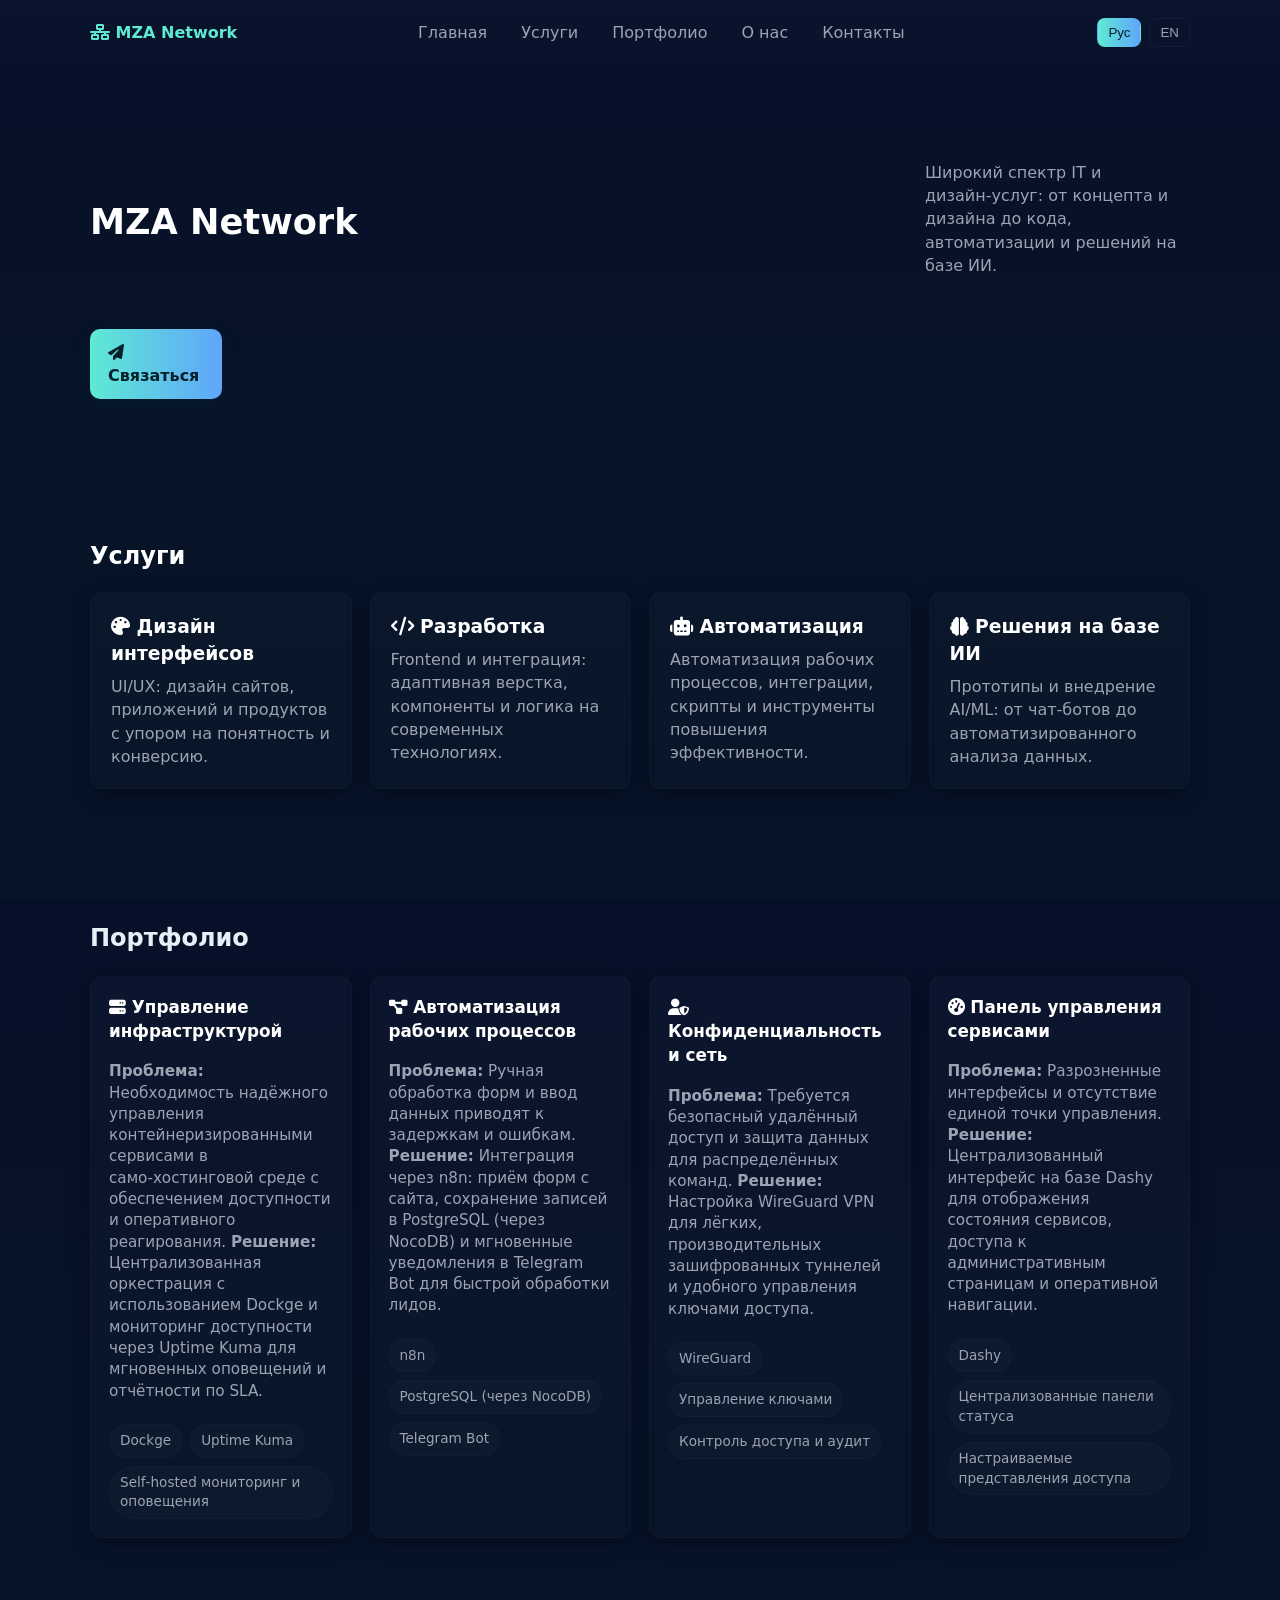
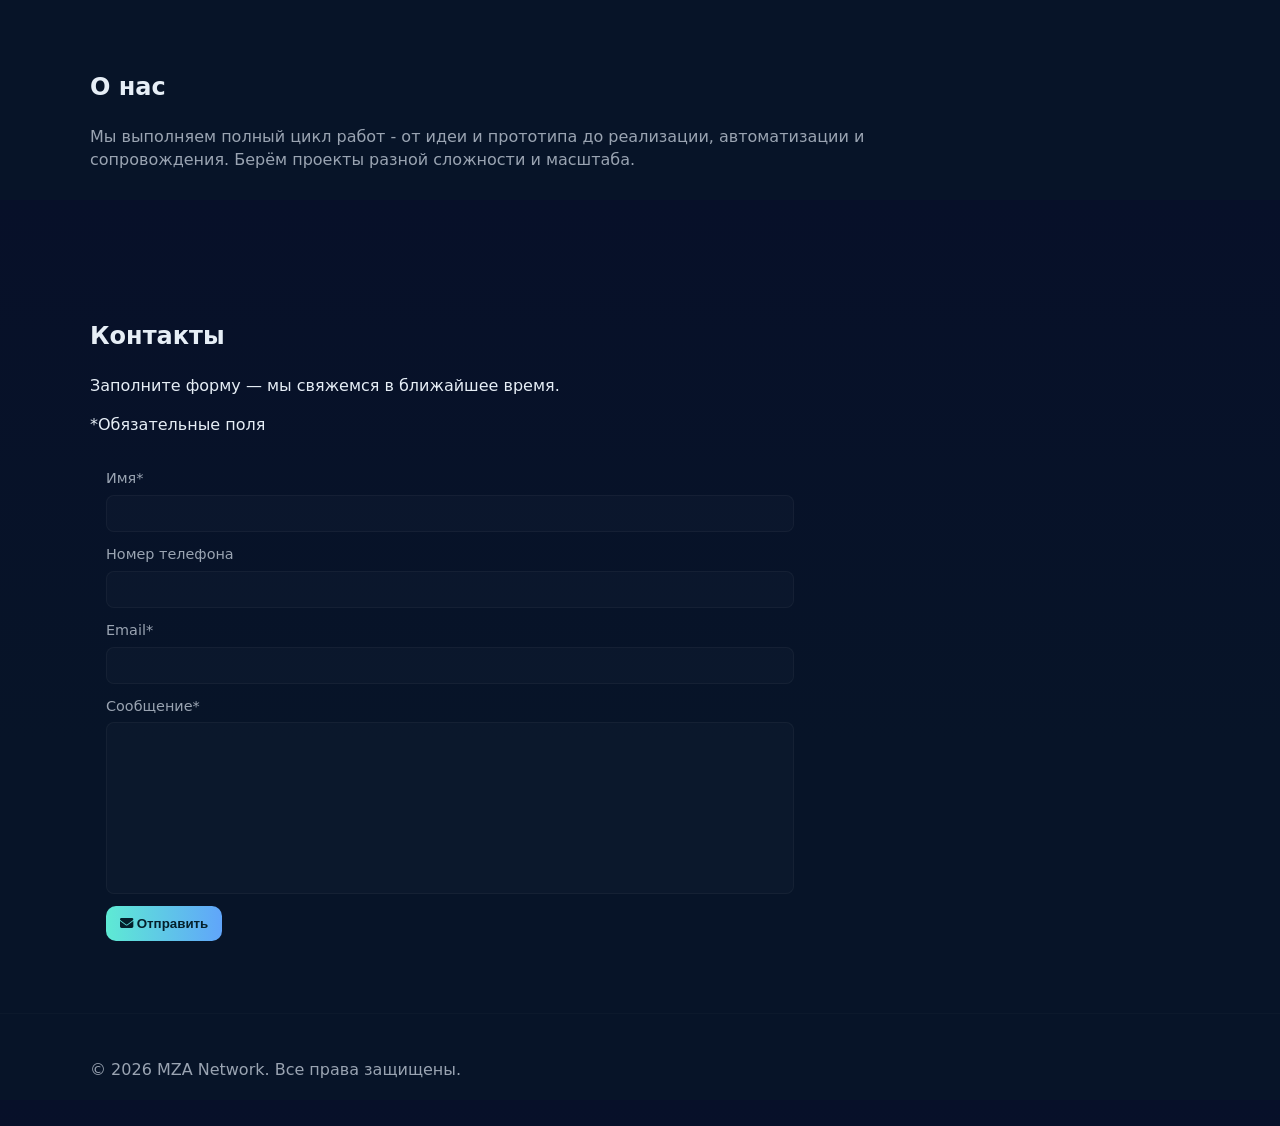
<file: index.html>
<!doctype html>
<html lang="ru">
<head>
  <meta charset="utf-8">
  <meta name="viewport" content="width=device-width, initial-scale=1">
  <title>MZA Network</title>
  <link rel="stylesheet" href="https://cdnjs.cloudflare.com/ajax/libs/font-awesome/6.4.0/css/all.min.css">
  <link rel="stylesheet" href="css/style.css">
</head>
<body>
  <header>
    <div class="container">
      <a class="logo" href="#home"><i class="fas fa-network-wired"></i> MZA Network</a>
      <nav>
        <ul>
          <li><a href="#home">Главная</a></li>
          <li><a href="#services">Услуги</a></li>
          <li><a href="#portfolio">Портфолио</a></li>
          <li><a href="#about">О нас</a></li>
          <li><a href="#contacts">Контакты</a></li>
        </ul>
      </nav>
      <div class="lang-switch">
        <button id="langRu" class="active" title="Русский">Рус</button>
        <button id="langEn" title="English">EN</button>
      </div>
    </div>
  </header>

  <main>
    <section id="home" class="hero">
      <div class="container">
        <h1>MZA Network</h1>
        <p>Широкий спектр IT и дизайн‑услуг: от концепта и дизайна до кода, автоматизации и решений на базе ИИ.</p>
        <a class="cta" href="#contacts"><i class="fas fa-paper-plane"></i> Связаться</a>
      </div>
    </section>

    <section id="services" class="services container">
      <h2>Услуги</h2>
      <div class="grid services-grid">
        <article class="card">
          <h3><i class="fas fa-palette"></i> Дизайн интерфейсов</h3>
          <p>UI/UX: дизайн сайтов, приложений и продуктов с упором на понятность и конверсию.</p>
        </article>
        <article class="card">
          <h3><i class="fas fa-code"></i> Разработка</h3>
          <p>Frontend и интеграция: адаптивная верстка, компоненты и логика на современных технологиях.</p>
        </article>
        <article class="card">
          <h3><i class="fas fa-robot"></i> Автоматизация</h3>
          <p>Автоматизация рабочих процессов, интеграции, скрипты и инструменты повышения эффективности.</p>
        </article>
        <article class="card">
          <h3><i class="fas fa-brain"></i> Решения на базе ИИ</h3>
          <p>Прототипы и внедрение AI/ML: от чат‑ботов до автоматизированного анализа данных.</p>
        </article>
      </div>
    </section>

    <section id="portfolio" class="portfolio container">
      <h2>Портфолио</h2>
      <div class="grid portfolio-grid">
        <article class="card portfolio-card">
          <h3><i class="fas fa-server"></i> Управление инфраструктурой</h3>
          <p class="ps"><strong>Проблема:</strong> Необходимость надёжного управления контейнеризированными сервисами в само‑хостинговой среде с обеспечением доступности и оперативного реагирования. <strong>Решение:</strong> Централизованная оркестрация с использованием Dockge и мониторинг доступности через Uptime Kuma для мгновенных оповещений и отчётности по SLA.</p>
          <ul class="tech-list">
            <li>Dockge</li>
            <li>Uptime Kuma</li>
            <li>Self‑hosted мониторинг и оповещения</li>
          </ul>
        </article>

        <article class="card portfolio-card">
          <h3><i class="fas fa-project-diagram"></i> Автоматизация рабочих процессов</h3>
          <p class="ps"><strong>Проблема:</strong> Ручная обработка форм и ввод данных приводят к задержкам и ошибкам. <strong>Решение:</strong> Интеграция через n8n: приём форм с сайта, сохранение записей в PostgreSQL (через NocoDB) и мгновенные уведомления в Telegram Bot для быстрой обработки лидов.</p>
          <ul class="tech-list">
            <li>n8n</li>
            <li>PostgreSQL (через NocoDB)</li>
            <li>Telegram Bot</li>
          </ul>
        </article>

        <article class="card portfolio-card">
          <h3><i class="fas fa-user-shield"></i> Конфиденциальность и сеть</h3>
          <p class="ps"><strong>Проблема:</strong> Требуется безопасный удалённый доступ и защита данных для распределённых команд. <strong>Решение:</strong> Настройка WireGuard VPN для лёгких, производительных зашифрованных туннелей и удобного управления ключами доступа.</p>
          <ul class="tech-list">
            <li>WireGuard</li>
            <li>Управление ключами</li>
            <li>Контроль доступа и аудит</li>
          </ul>
        </article>

        <article class="card portfolio-card">
          <h3><i class="fas fa-tachometer-alt"></i> Панель управления сервисами</h3>
          <p class="ps"><strong>Проблема:</strong> Разрозненные интерфейсы и отсутствие единой точки управления. <strong>Решение:</strong> Централизованный интерфейс на базе Dashy для отображения состояния сервисов, доступа к административным страницам и оперативной навигации.</p>
          <ul class="tech-list">
            <li>Dashy</li>
            <li>Централизованные панели статуса</li>
            <li>Настраиваемые представления доступа</li>
          </ul>
        </article>
      </div>
    </section>

    <section id="about" class="about container">
      <h2>О нас</h2>
      <p>Мы выполняем полный цикл работ - от идеи и прототипа до реализации, автоматизации и сопровождения. Берём проекты разной сложности и масштаба.</p>
    </section>

    <section id="contacts" class="contacts container">
      <h2>Контакты</h2>
      <p>Заполните форму — мы свяжемся в ближайшее время.</p>
      <p>*Обязательные поля</p>
      <form id="contactForm" action="https://n8n.mzanetwork.com/webhook/form-contact" method="POST">
        <div class="form-row">
          <label for="name">Имя*</label>
          <input id="name" name="name" type="text" required>
        </div>
        <div class="form-row">
          <label for="name">Номер телефона</label>
          <input id="phone" name="phone" type="text">
        </div>
        <div class="form-row">
          <label for="email">Email*</label>
          <input id="email" name="email" type="email" required>
        </div>
        <div class="form-row">
          <label for="message">Сообщение*</label>
          <textarea style="resize: none;" id="message" name="message" rows="10" cols="50" required></textarea>
        </div>
        <input type="hidden" id="g-recaptcha-response" name="g-recaptcha-response">
        <button type="submit"><i class="fas fa-envelope"></i> Отправить</button>
      </form>
    </section>
  </main>

  <footer>
    <div class="container">
      <p>© 2026 MZA Network. Все права защищены.</p>
    </div>
  </footer>

  <script>
    window.onRecaptchaLoad = function() {
      window.recaptchaReady = true;
      console.log('reCAPTCHA loaded');
    };
  </script>
  <script>
    (function(){
      var btnRu = document.getElementById('langRu');
      var btnEn = document.getElementById('langEn');
      var navUl = document.querySelector('header nav ul');
      var heroCont = document.querySelector('#home .container');
      var servicesGrid = document.querySelector('.services-grid');
      var portfolioGrid = document.querySelector('#portfolio .portfolio-grid');
      var aboutP = document.querySelector('.about p');
      var contactsSection = document.querySelector('.contacts');
      var footerP = document.querySelector('footer .container p');
      var formAction = contactsSection.querySelector('form')?.getAttribute('action') || '';

      var translations = { en: {} , ru: {} };
      var servicesH2 = document.querySelector('#services h2');
      var portfolioH2 = document.querySelector('#portfolio h2');
      var aboutH2 = document.querySelector('#about h2');
      
      translations.ru.nav = navUl.innerHTML;
      translations.ru.hero = heroCont.innerHTML;
      translations.ru.services = servicesGrid.innerHTML;
      translations.ru.portfolio = portfolioGrid.innerHTML;
      translations.ru.about = aboutP.innerHTML;
      // preserve Russian section headings
      translations.ru.headings = {
        services: servicesH2 ? servicesH2.innerText : 'Услуги',
        portfolio: portfolioH2 ? portfolioH2.innerText : 'Портфолио',
        about: aboutH2 ? aboutH2.innerText : 'О нас'
      };
      var ruContactsHtml = contactsSection.innerHTML;
      translations.ru.contacts = function(action){ return ruContactsHtml.replace(/action="[^"]*"/, 'action="'+action+'"'); };
      translations.ru.footer = footerP.innerText;
 
      translations.en.nav = '<li><a href="#home">Home</a></li><li><a href="#services">Services</a></li><li><a href="#portfolio">Portfolio</a></li><li><a href="#about">About</a></li><li><a href="#contacts">Contacts</a></li>';

      translations.en.hero = '<h1>MZA Network</h1><p>Comprehensive IT and design services: from concept and design to code, automation and AI-driven solutions.</p><a class="cta" href="#contacts"><i class="fas fa-paper-plane"></i> Contact</a>';

      translations.en.services = '<article class="card"><h3><i class="fas fa-palette"></i> Interface Design</h3><p>UI/UX design for websites, applications and products focused on clarity and conversion.</p></article><article class="card"><h3><i class="fas fa-code"></i> Development</h3><p>Frontend and integration: responsive implementations and components built with modern technologies.</p></article><article class="card"><h3><i class="fas fa-robot"></i> Automation</h3><p>Workflow automation, integrations, and scripts to increase operational efficiency.</p></article><article class="card"><h3><i class="fas fa-brain"></i> AI Solutions</h3><p>AI/ML prototyping and deployment: from chatbots to automated data analysis.</p></article>';

      translations.en.portfolio = '<article class="card portfolio-card"><h3><i class="fas fa-server"></i> Infrastructure Management</h3><p class="ps"><strong>Problem:</strong> Managing containerised services reliably across self-hosted environments while maintaining high availability and fast incident response. <strong>Solution:</strong> Centralised container orchestration with Dockge and continuous uptime monitoring via Uptime Kuma to provide automated alerting and SLA visibility.</p><ul class="tech-list"><li>Dockge</li><li>Uptime Kuma</li><li>Self-hosted monitoring & alerts</li></ul></article><article class="card portfolio-card"><h3><i class="fas fa-project-diagram"></i> Workflow Automation</h3><p class="ps"><strong>Problem:</strong> Manual form handling and data entry causing latency and error. <strong>Solution:</strong> Integrated n8n workflows that ingest website form submissions, persist structured records in PostgreSQL (exposed via NocoDB) and dispatch instant Telegram Bot notifications for rapid follow-up.</p><ul class="tech-list"><li>n8n</li><li>PostgreSQL (via NocoDB)</li><li>Telegram Bot notifications</li></ul></article><article class="card portfolio-card"><h3><i class="fas fa-user-shield"></i> Privacy & Networking</h3><p class="ps"><strong>Problem:</strong> Secure remote access and data confidentiality for distributed teams. <strong>Solution:</strong> Custom WireGuard VPN deployment offering lightweight, high-performance encrypted tunnels and straightforward key management for remote access and inter-service connectivity.</p><ul class="tech-list"><li>WireGuard</li><li>Private key management</li><li>Access control and auditability</li></ul></article><article class="card portfolio-card"><h3><i class="fas fa-tachometer-alt"></i> Service Dashboard</h3><p class="ps"><strong>Problem:</strong> Fragmented service status and admin interfaces across multiple tools. <strong>Solution:</strong> Centralised management UI using Dashy to surface service health, links, and operational controls in a single, lightweight dashboard.</p><ul class="tech-list"><li>Dashy</li><li>Centralised links & status panels</li><li>Customisable access views</li></ul></article>';

      translations.en.about = 'We deliver end-to-end work - from idea and prototype to implementation, automation and support. We accept projects of varying complexity and scale.';

      translations.en.contacts = function(action){ return '<h2>Contacts</h2><p>Fill the form and we will get back to you shortly.</p><p>*Required fields</p><form id="contactForm" action="'+action+'" method="POST"><div class="form-row"><label for="name">Name*</label><input id="name" name="name" type="text" required></div><div class="form-row"><label for="phone">Phone</label><input id="phone" name="phone" type="text"></div><div class="form-row"><label for="email">Email*</label><input id="email" name="email" type="email" required></div><div class="form-row"><label for="message">Message*</label><textarea style="resize: none;" id="message" name="message" rows="10" cols="50" required></textarea></div><input type="hidden" id="g-recaptcha-response" name="g-recaptcha-response"><button type="submit"><i class="fas fa-envelope"></i> Send</button></form>'; };

      translations.en.footer = '© 2026 MZA Network. All rights reserved.';

      function apply(lang){
        var t = translations[lang] || translations.ru;
        navUl.innerHTML = t.nav;
        heroCont.innerHTML = t.hero;
        servicesGrid.innerHTML = t.services;
        portfolioGrid.innerHTML = t.portfolio;
        aboutP.innerHTML = t.about;
        // translate section headings
        if(servicesH2) servicesH2.textContent = (lang==='en') ? 'Services' : translations.ru.headings.services;
        if(portfolioH2) portfolioH2.textContent = (lang==='en') ? 'Portfolio' : translations.ru.headings.portfolio;
        if(aboutH2) aboutH2.textContent = (lang==='en') ? 'About' : translations.ru.headings.about;
        contactsSection.innerHTML = (typeof t.contacts === 'function') ? t.contacts(formAction) : t.contacts;
        footerP.innerText = t.footer;
        document.documentElement.lang = (lang==='en')? 'en' : 'ru';
        try{ localStorage.setItem('lang', lang); }catch(e){}
        if(lang==='en'){
          btnEn.classList.add('active'); btnRu.classList.remove('active');
        } else {
          btnRu.classList.add('active'); btnEn.classList.remove('active');
        }
      }

      btnRu.addEventListener('click', function(){ apply('ru'); });
      btnEn.addEventListener('click', function(){ apply('en'); });

      var init = (function(){ try{ return localStorage.getItem('lang') || 'ru'; }catch(e){ return 'ru'; } })();
      apply(init);
    })();
  </script>
  <script src="https://www.google.com/recaptcha/enterprise.js?render=6LcA7EcsAAAAAHwn5rLB2n9YemqWFU2Vo0Y3sTGL&onload=onRecaptchaLoad"></script>
  <script src="js/main.js"></script>
</body>
</html>
</file>
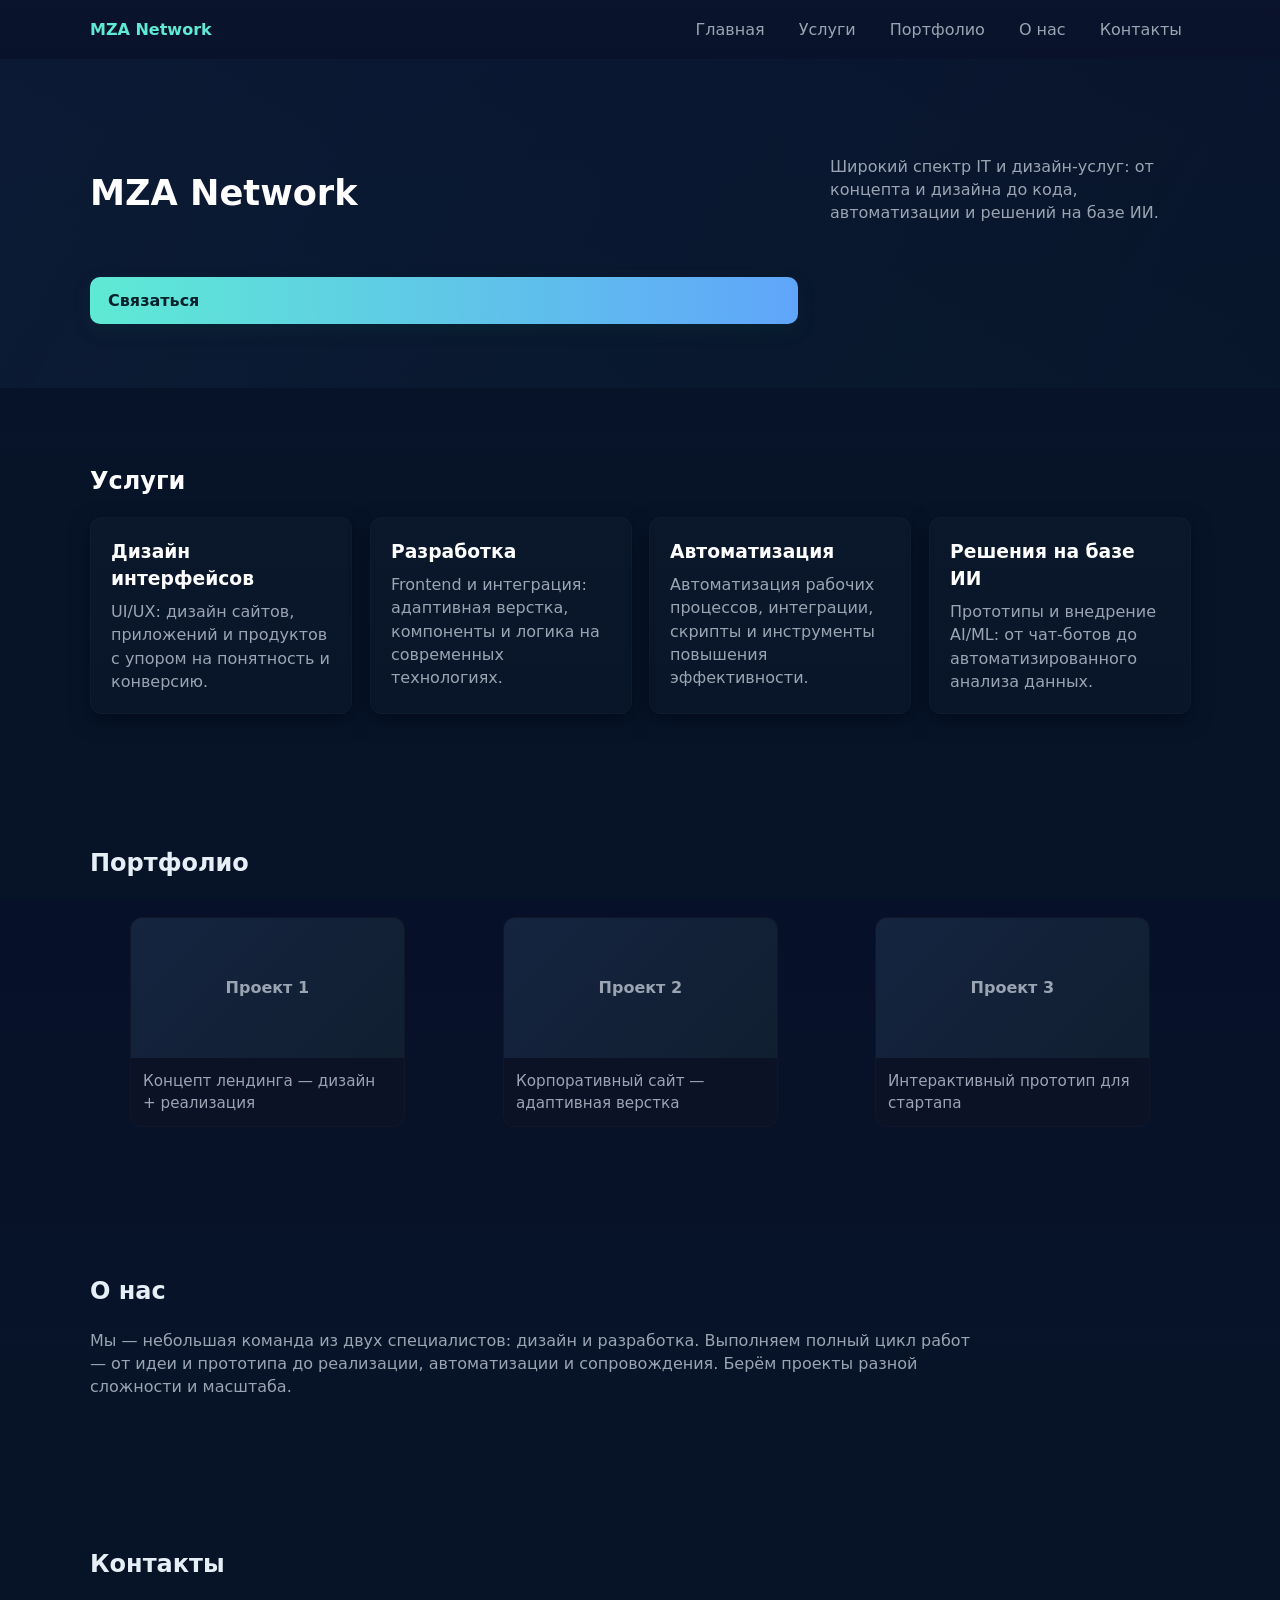
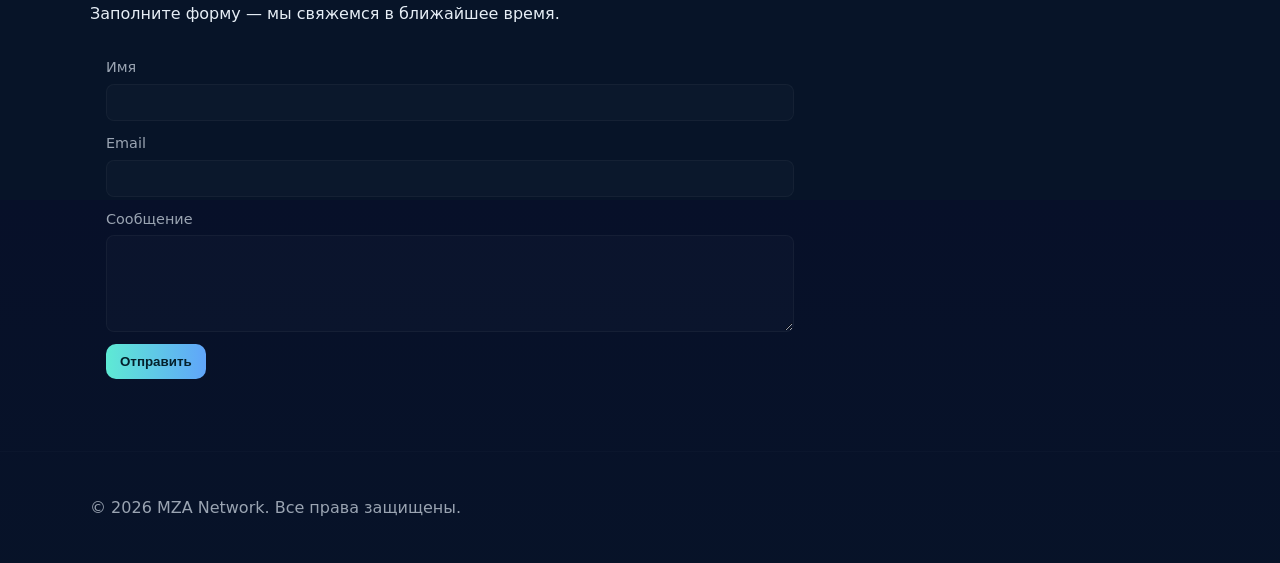
<file: Project/index.html>
<!doctype html>
<html lang="ru">
<head>
  <meta charset="utf-8">
  <meta name="viewport" content="width=device-width, initial-scale=1">
  <title>MZA Network</title>
  <link rel="stylesheet" href="css/style.css">
</head>
<body>
  <header>
    <div class="container">
      <a class="logo" href="#home">MZA Network</a>
      <nav>
        <ul>
          <li><a href="#home">Главная</a></li>
          <li><a href="#services">Услуги</a></li>
          <li><a href="#portfolio">Портфолио</a></li>
          <li><a href="#about">О нас</a></li>
          <li><a href="#contacts">Контакты</a></li>
        </ul>
      </nav>
    </div>
  </header>

  <main>
    <section id="home" class="hero">
      <div class="container">
        <h1>MZA Network</h1>
        <p>Широкий спектр IT и дизайн‑услуг: от концепта и дизайна до кода, автоматизации и решений на базе ИИ.</p>
        <a class="cta" href="#contacts">Связаться</a>
      </div>
    </section>

    <section id="services" class="services container">
      <h2>Услуги</h2>
      <div class="grid services-grid">
        <article class="card">
          <h3>Дизайн интерфейсов</h3>
          <p>UI/UX: дизайн сайтов, приложений и продуктов с упором на понятность и конверсию.</p>
        </article>
        <article class="card">
          <h3>Разработка</h3>
          <p>Frontend и интеграция: адаптивная верстка, компоненты и логика на современных технологиях.</p>
        </article>
        <article class="card">
          <h3>Автоматизация</h3>
          <p>Автоматизация рабочих процессов, интеграции, скрипты и инструменты повышения эффективности.</p>
        </article>
        <article class="card">
          <h3>Решения на базе ИИ</h3>
          <p>Прототипы и внедрение AI/ML: от чат‑ботов до автоматизированного анализа данных.</p>
        </article>
      </div>
    </section>

    <section id="portfolio" class="portfolio container">
      <h2>Портфолио</h2>
      <div class="grid portfolio-grid">
        <figure class="project">
          <div class="thumb">Проект 1</div>
          <figcaption>Концепт лендинга — дизайн + реализация</figcaption>
        </figure>
        <figure class="project">
          <div class="thumb">Проект 2</div>
          <figcaption>Корпоративный сайт — адаптивная верстка</figcaption>
        </figure>
        <figure class="project">
          <div class="thumb">Проект 3</div>
          <figcaption>Интерактивный прототип для стартапа</figcaption>
        </figure>
      </div>
    </section>

    <section id="about" class="about container">
      <h2>О нас</h2>
      <p>Мы — небольшая команда из двух специалистов: дизайн и разработка. Выполняем полный цикл работ — от идеи и прототипа до реализации, автоматизации и сопровождения. Берём проекты разной сложности и масштаба.</p>
    </section>

    <section id="contacts" class="contacts container">
      <h2>Контакты</h2>
      <p>Заполните форму — мы свяжемся в ближайшее время.</p>
      <form action="#" method="post">
        <div class="form-row">
          <label for="name">Имя</label>
          <input id="name" name="name" type="text" required>
        </div>
        <div class="form-row">
          <label for="email">Email</label>
          <input id="email" name="email" type="email" required>
        </div>
        <div class="form-row">
          <label for="message">Сообщение</label>
          <textarea id="message" name="message" rows="5" required></textarea>
        </div>
        <button type="submit">Отправить</button>
      </form>
    </section>
  </main>

  <footer>
    <div class="container">
      <p>© 2026 MZA Network. Все права защищены.</p>
    </div>
  </footer>

  <script src="js/main.js"></script>
</body>
</html>
</file>
<file: css/style.css>
:root{
  --bg:#0f1724;
  --panel:#0b1220;
  --muted:#9aa4b2;
  --accent:#5eead4;
  --accent-2:#60a5fa;
  --card:#0b1226;
  --glass: rgba(255,255,255,0.03);
  --radius:12px;
  --container:1100px;
}

*{box-sizing:border-box}
html,body{height:100%}
body{
  margin:0;
  font-family: Inter, system-ui, -apple-system, 'Segoe UI', Roboto, 'Helvetica Neue', Arial;
  background: linear-gradient(180deg,#071029 0%, #071428 60%);
  color:#e6eef6;
  -webkit-font-smoothing:antialiased;
  -moz-osx-font-smoothing:grayscale;
  line-height:1.45;
}

.container{
  width:90%;
  max-width:var(--container);
  margin:0 auto;
}

header{
  backdrop-filter: blur(6px);
  background: linear-gradient(180deg, rgba(255,255,255,0.02), rgba(255,255,255,0.01));
  position:sticky;
  top:0;
  z-index:50;
}
header .container{display:flex;align-items:center;justify-content:space-between;padding:18px 0}
.logo{font-weight:600;color:var(--accent);text-decoration:none}
nav ul{list-style:none;margin:0;padding:0;display:flex;gap:18px;align-items:center}
nav a{color:var(--muted);text-decoration:none;padding:8px;border-radius:8px;transition:all .18s}
nav a:hover{color:#fff;background:var(--glass);transform:translateY(-2px)}

.nav-toggle{display:none;background:transparent;border:1px solid rgba(255,255,255,0.04);padding:8px;border-radius:8px;color:var(--muted)}

.hero{
  padding:84px 0 64px;
  background-image: url("https://images.unsplash.com/photo-1699891730676-037bed3c1bed?fm=jpg&q=60&w=3000&ixlib=rb-4.1.0&ixid=M3wxMjA3fDB8MHxzZWFyY2h8Mnx8d2Vic2l0ZSUyMGJhY2tncm91bmR8ZW58MHx8MHx8fDA%3D");
  background-repeat: no-repeat;
  background-size: cover;
  background-position: inherit;
}
.hero .container{display:grid;grid-template-columns:1fr 265px;gap:32px;align-items:center}
.hero h1{margin:0;font-size:2.2rem;line-height:1.05;color:#fff}
.hero p{color:var(--muted);margin:12px 0 20px}
.cta{display:inline-block;width: 132px;padding:12px 18px;background:linear-gradient(90deg,var(--accent),var(--accent-2));color:#04202b;text-decoration:none;border-radius:10px;font-weight:600;box-shadow:0 6px 18px rgba(6,78,59,0.18);transition:transform .16s}
.cta:hover{transform:translateY(-4px)}

.services{padding:56px 0}
.services h2{color:#fff;margin-bottom:18px}
.services-grid{display:grid;grid-template-columns:repeat(auto-fit,minmax(220px,1fr));gap:18px}
.card{background:linear-gradient(180deg, rgba(255,255,255,0.02), rgba(255,255,255,0.01));padding:20px;border-radius:var(--radius);box-shadow:0 6px 20px rgba(2,6,23,0.6);border:1px solid rgba(255,255,255,0.02);transition:transform .18s,box-shadow .18s}
.card h3{margin:0 0 8px;color:#fff}
.card p{margin:0;color:var(--muted)}
.card:hover{transform:translateY(-8px);box-shadow:0 18px 40px rgba(2,6,23,0.7)}

.portfolio{padding:56px 0}
.portfolio-grid{display:grid;grid-template-columns:repeat(auto-fit,minmax(220px,1fr));gap:18px}
.project{background:var(--card);border-radius:12px;overflow:hidden;padding:0;border:1px solid rgba(255,255,255,0.02);display:block}
.project .thumb{height:140px;display:flex;align-items:center;justify-content:center;background:linear-gradient(135deg, rgba(96,165,250,0.12), rgba(94,234,212,0.06));color:var(--muted);font-weight:600}
.project figcaption{padding:12px;color:var(--muted);font-size:0.95rem}

/* Portfolio card specifics */
.portfolio-card{display:flex;flex-direction:column;gap:12px;padding:18px;border-radius:var(--radius);min-height:200px}
.portfolio-card h3{margin:0 0 6px;color:#fff;font-size:1.05rem}
.ps{margin:0;color:var(--muted);font-size:0.95rem;line-height:1.4}
.tech-list{list-style:none;margin:10px 0 0;padding:0;display:flex;flex-wrap:wrap;gap:8px}
.tech-list li{background:rgba(255,255,255,0.02);padding:6px 10px;border-radius:999px;color:var(--muted);font-size:0.85rem;border:1px solid rgba(255,255,255,0.02)}

/* Language switcher */
.lang-switch{margin-left:12px;display:flex;gap:8px;align-items:center}
.lang-switch button{background:transparent;border:1px solid rgba(255,255,255,0.04);color:var(--muted);padding:6px 10px;border-radius:8px;cursor:pointer}
.lang-switch button.active{background:linear-gradient(90deg,var(--accent),var(--accent-2));color:#04202b;border-color:transparent}

.about{padding:56px 0}
.about p{max-width:900px;color:var(--muted)}

.contacts{padding:56px 0}
form{max-width:720px;background:transparent;padding:16px;border-radius:10px}
.form-row{display:flex;flex-direction:column;margin-bottom:12px}
label{font-size:0.9rem;color:var(--muted);margin-bottom:6px}
input,textarea{background:rgba(255,255,255,0.02);border:1px solid rgba(255,255,255,0.04);color:#e8f3ff;padding:10px;border-radius:8px}
button[type="submit"]{padding:10px 14px;border-radius:10px;border:0;background:linear-gradient(90deg,var(--accent),var(--accent-2));color:#04202b;font-weight:700;cursor:pointer}
button[type="submit"]:hover{transform:translateY(-3px)}

footer{padding:28px 0;color:var(--muted);border-top:1px solid rgba(255,255,255,0.02)}

@media(max-width:880px){
  .hero .container{grid-template-columns:1fr;text-align:center}
  nav ul{display:none;position:absolute;right:12px;top:64px;background:linear-gradient(180deg,rgba(255,255,255,0.02),transparent);padding:12px;border-radius:10px;flex-direction:column;min-width:180px}
  nav.open ul{display:flex}
  .nav-toggle{display:inline-block}
}

@media(max-width:520px){
  .hero h1{font-size:1.5rem}
  .hero p{font-size:0.95rem}
}

/* Smooth scrolling and reveal animations */
html{scroll-behavior:smooth}
.reveal{opacity:0;transform:translateY(18px);transition:opacity .64s cubic-bezier(.2,.9,.2,1),transform .64s cubic-bezier(.2,.9,.2,1);will-change:opacity,transform}
.reveal.active{opacity:1;transform:translateY(0)}

@media (prefers-reduced-motion: reduce){
  html{scroll-behavior:auto}
  .reveal{transition:none}
}
</file>
<file: Project/css/style.css>
:root{
  --bg:#0f1724;
  --panel:#0b1220;
  --muted:#9aa4b2;
  --accent:#5eead4;
  --accent-2:#60a5fa;
  --card:#0b1226;
  --glass: rgba(255,255,255,0.03);
  --radius:12px;
  --container:1100px;
}

*{box-sizing:border-box}
html,body{height:100%}
body{
  margin:0;
  font-family: Inter, system-ui, -apple-system, 'Segoe UI', Roboto, 'Helvetica Neue', Arial;
  background: linear-gradient(180deg,#071029 0%, #071428 60%);
  color:#e6eef6;
  -webkit-font-smoothing:antialiased;
  -moz-osx-font-smoothing:grayscale;
  line-height:1.45;
}

.container{
  width:90%;
  max-width:var(--container);
  margin:0 auto;
}

header{
  backdrop-filter: blur(6px);
  background: linear-gradient(180deg, rgba(255,255,255,0.02), rgba(255,255,255,0.01));
  position:sticky;
  top:0;
  z-index:50;
}
header .container{display:flex;align-items:center;justify-content:space-between;padding:18px 0}
.logo{font-weight:600;color:var(--accent);text-decoration:none}
nav ul{list-style:none;margin:0;padding:0;display:flex;gap:18px;align-items:center}
nav a{color:var(--muted);text-decoration:none;padding:8px;border-radius:8px;transition:all .18s}
nav a:hover{color:#fff;background:var(--glass);transform:translateY(-2px)}

.nav-toggle{display:none;background:transparent;border:1px solid rgba(255,255,255,0.04);padding:8px;border-radius:8px;color:var(--muted)}

.hero{
  padding:84px 0 64px;
  background:linear-gradient(120deg, rgba(96,165,250,0.06), rgba(94,234,212,0.02));
}
.hero .container{display:grid;grid-template-columns:1fr 360px;gap:32px;align-items:center}
.hero h1{margin:0;font-size:2.2rem;line-height:1.05;color:#fff}
.hero p{color:var(--muted);margin:12px 0 20px}
.cta{display:inline-block;padding:12px 18px;background:linear-gradient(90deg,var(--accent),var(--accent-2));color:#04202b;text-decoration:none;border-radius:10px;font-weight:600;box-shadow:0 6px 18px rgba(6,78,59,0.18);transition:transform .16s}
.cta:hover{transform:translateY(-4px)}

.services{padding:56px 0}
.services h2{color:#fff;margin-bottom:18px}
.services-grid{display:grid;grid-template-columns:repeat(auto-fit,minmax(220px,1fr));gap:18px}
.card{background:linear-gradient(180deg, rgba(255,255,255,0.02), rgba(255,255,255,0.01));padding:20px;border-radius:var(--radius);box-shadow:0 6px 20px rgba(2,6,23,0.6);border:1px solid rgba(255,255,255,0.02);transition:transform .18s,box-shadow .18s}
.card h3{margin:0 0 8px;color:#fff}
.card p{margin:0;color:var(--muted)}
.card:hover{transform:translateY(-8px);box-shadow:0 18px 40px rgba(2,6,23,0.7)}

.portfolio{padding:56px 0}
.portfolio-grid{display:grid;grid-template-columns:repeat(auto-fit,minmax(220px,1fr));gap:18px}
.project{background:var(--card);border-radius:12px;overflow:hidden;padding:0;border:1px solid rgba(255,255,255,0.02);display:block}
.project .thumb{height:140px;display:flex;align-items:center;justify-content:center;background:linear-gradient(135deg, rgba(96,165,250,0.12), rgba(94,234,212,0.06));color:var(--muted);font-weight:600}
.project figcaption{padding:12px;color:var(--muted);font-size:0.95rem}

.about{padding:56px 0}
.about p{max-width:900px;color:var(--muted)}

.contacts{padding:56px 0}
form{max-width:720px;background:transparent;padding:16px;border-radius:10px}
.form-row{display:flex;flex-direction:column;margin-bottom:12px}
label{font-size:0.9rem;color:var(--muted);margin-bottom:6px}
input,textarea{background:rgba(255,255,255,0.02);border:1px solid rgba(255,255,255,0.04);color:#e8f3ff;padding:10px;border-radius:8px}
button[type="submit"]{padding:10px 14px;border-radius:10px;border:0;background:linear-gradient(90deg,var(--accent),var(--accent-2));color:#04202b;font-weight:700;cursor:pointer}
button[type="submit"]:hover{transform:translateY(-3px)}

footer{padding:28px 0;color:var(--muted);border-top:1px solid rgba(255,255,255,0.02)}

@media(max-width:880px){
  .hero .container{grid-template-columns:1fr;text-align:center}
  nav ul{display:none;position:absolute;right:12px;top:64px;background:linear-gradient(180deg,rgba(255,255,255,0.02),transparent);padding:12px;border-radius:10px;flex-direction:column;min-width:180px}
  nav.open ul{display:flex}
  .nav-toggle{display:inline-block}
}

@media(max-width:520px){
  .hero h1{font-size:1.5rem}
  .hero p{font-size:0.95rem}
}

/* Smooth scrolling and reveal animations */
html{scroll-behavior:smooth}
.reveal{opacity:0;transform:translateY(18px);transition:opacity .64s cubic-bezier(.2,.9,.2,1),transform .64s cubic-bezier(.2,.9,.2,1);will-change:opacity,transform}
.reveal.active{opacity:1;transform:translateY(0)}

@media (prefers-reduced-motion: reduce){
  html{scroll-behavior:auto}
  .reveal{transition:none}
}
</file>
